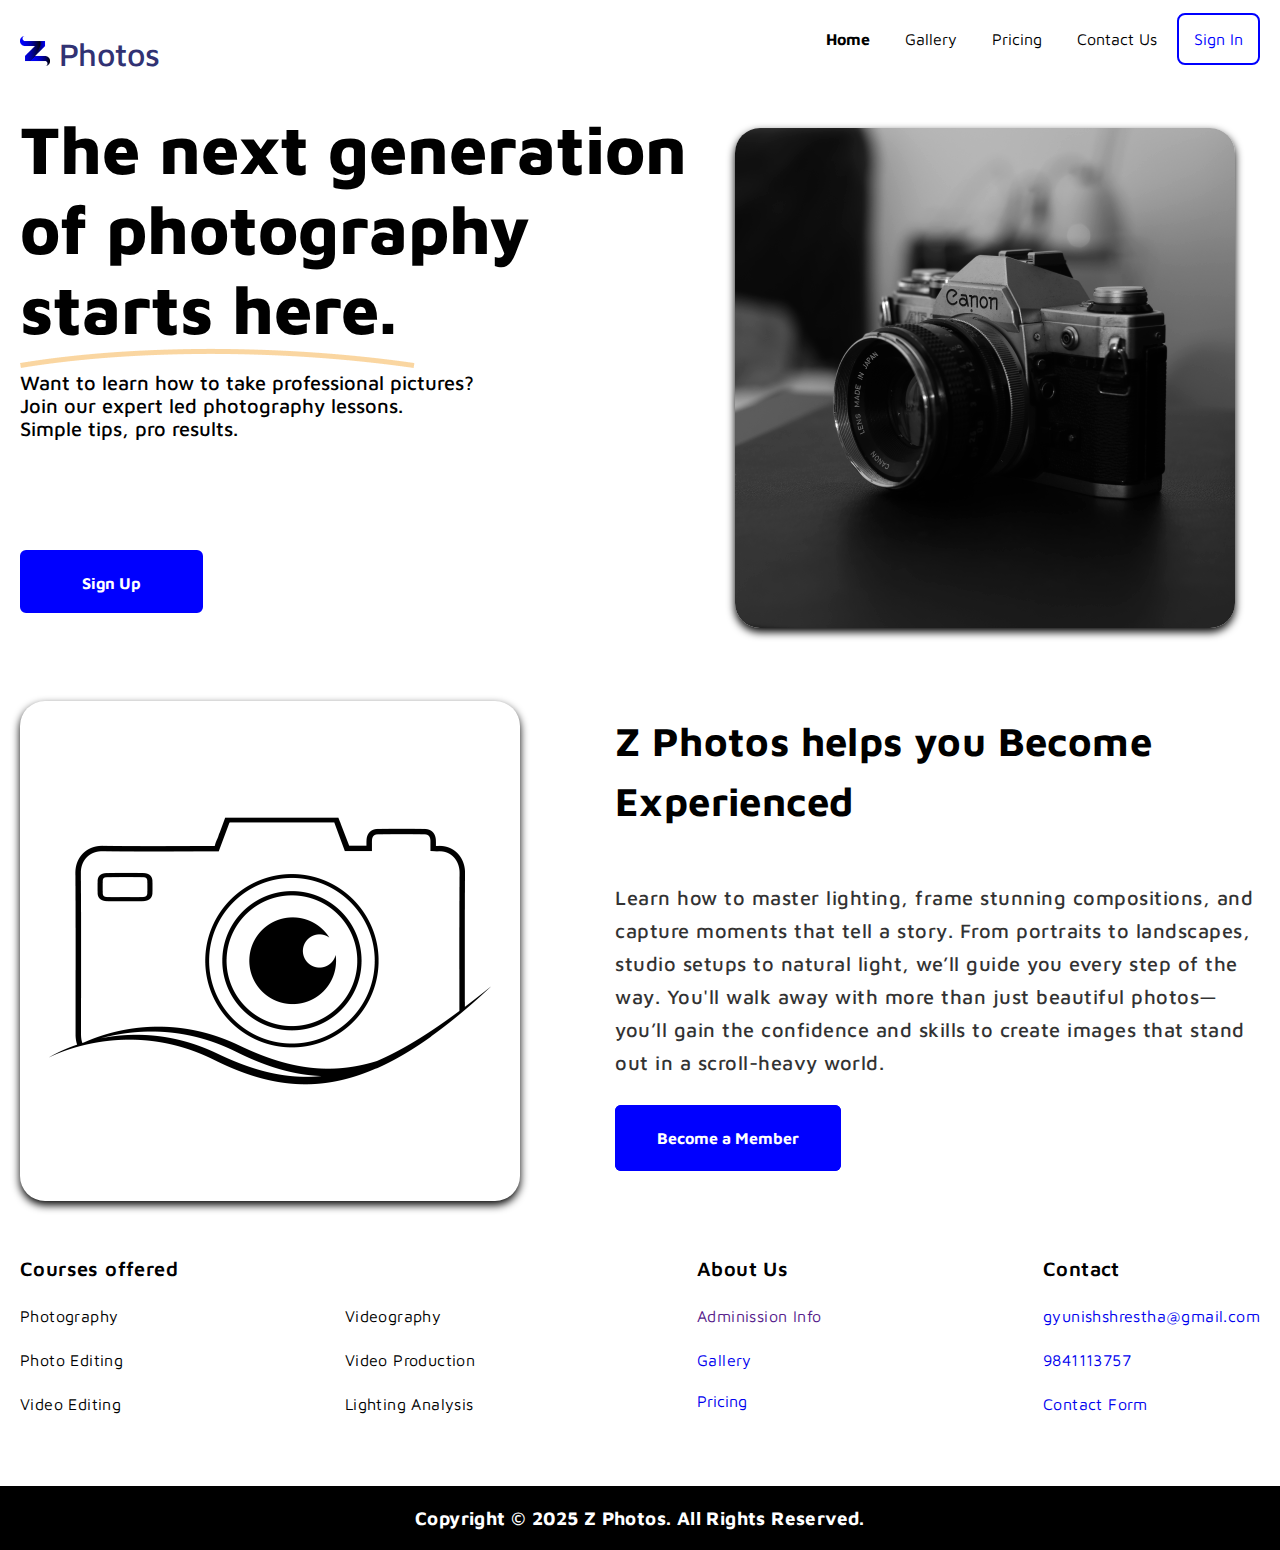
<file: index.html>
<!DOCTYPE html>
<html lang="en">
<head>
    <meta charset="UTF-8">
    <meta name="viewport" content="width=device-width, initial-scale=1.0">
    <title>Home - Z Photos</title>
    <link rel="stylesheet" href="css/style.css">
</head>
<body>
    <header>
        <div class="con">
            <div class="grid g-2">
                <div class="logo">
                    <img src="img/logo.png" height="30px" alt="">  Photos
                </div>
                <nav>
                    <ul>
                        <li class="active"><a href="index.html">Home</a></li>
                        <li><a href="gallery.html">Gallery</a></li>
                        <li><a href="pricing.html">Pricing</a></li>
                        <li><a href="contact.html">Contact Us</a></li>
                        <li><a href="signin.html">Sign In</a></li>
                    </ul>
                </nav>
            </div>
        </div>
    </header>
    <section>
        <div class="con">
            <div class="grid g-2">
                <div class="b-left">
                    <h1>The next generation of photography starts here.</h1>
                    <img src="img/home/curve.png"> 
                    <p>Want to learn how to take professional pictures?<br>Join our expert led photography lessons.<br>Simple tips, pro results.</p>
                    <div class="sign">
                        <a href="signup.html">Sign Up</a>
                    </div>
                </div>
                <div class="img1">
                    <img src="img/home/Image 1.jpg">
                </div>
            </div>
        </div>
    </section>
    <section class="banner">
        <div class="con">
            <div class="grid g-2">
                <div class="img2">
                    <img src="img/home/Image 2.png">
                </div>
                <div class="cont">
                    <h1>Z Photos helps you Become Experienced</h1>
                    <p>Learn how to master lighting, frame stunning compositions, and capture moments that tell a story. From portraits to landscapes, studio setups to natural light, we’ll guide you every step of the way. You'll walk away with more than just beautiful photos—you’ll gain the confidence and skills to create images that stand out in a scroll-heavy world.</p>
                    <a href="signup.html">Become a Member</a>
                </div>
            </div>
        </div>
    </section>
    <footer>
        <div class="con">
            <div class="grid g-4">
                <div class="courses"><h2>Courses offered</h2></div>
                <div><h2>About Us</h2></div>
                <div><h2>Contact</h2></div>
                <div><p>Photography</p></div>
                <div><p>Videography</p></div>
                <div><p><a href="">Adminission Info</a></p></div>
                <div><p><a href="contact.html">gyunishshrestha@gmail.com</a></p></div>
                <div><p>Photo Editing</p></div>
                <div><p>Video Production</p></div>
                <div><p><a href="gallery.html">Gallery</a></p></div>
                <div><p><a href="contact.html">9841113757</a></p></div>
                <div><p>Video Editing</p></div>
                <div><p>Lighting Analysis</p></div>
                <div><a href="pricing.html">Pricing</a></div>
                <div><p><a href="contact.html">Contact Form</a></p></div>
            </div>
        </div>
    </footer>
    <copyright>
            <div class="copy"><h3>Copyright © 2025 Z Photos. All Rights Reserved.</h3></div>
    </copyright>
</body>
</html>
</file>
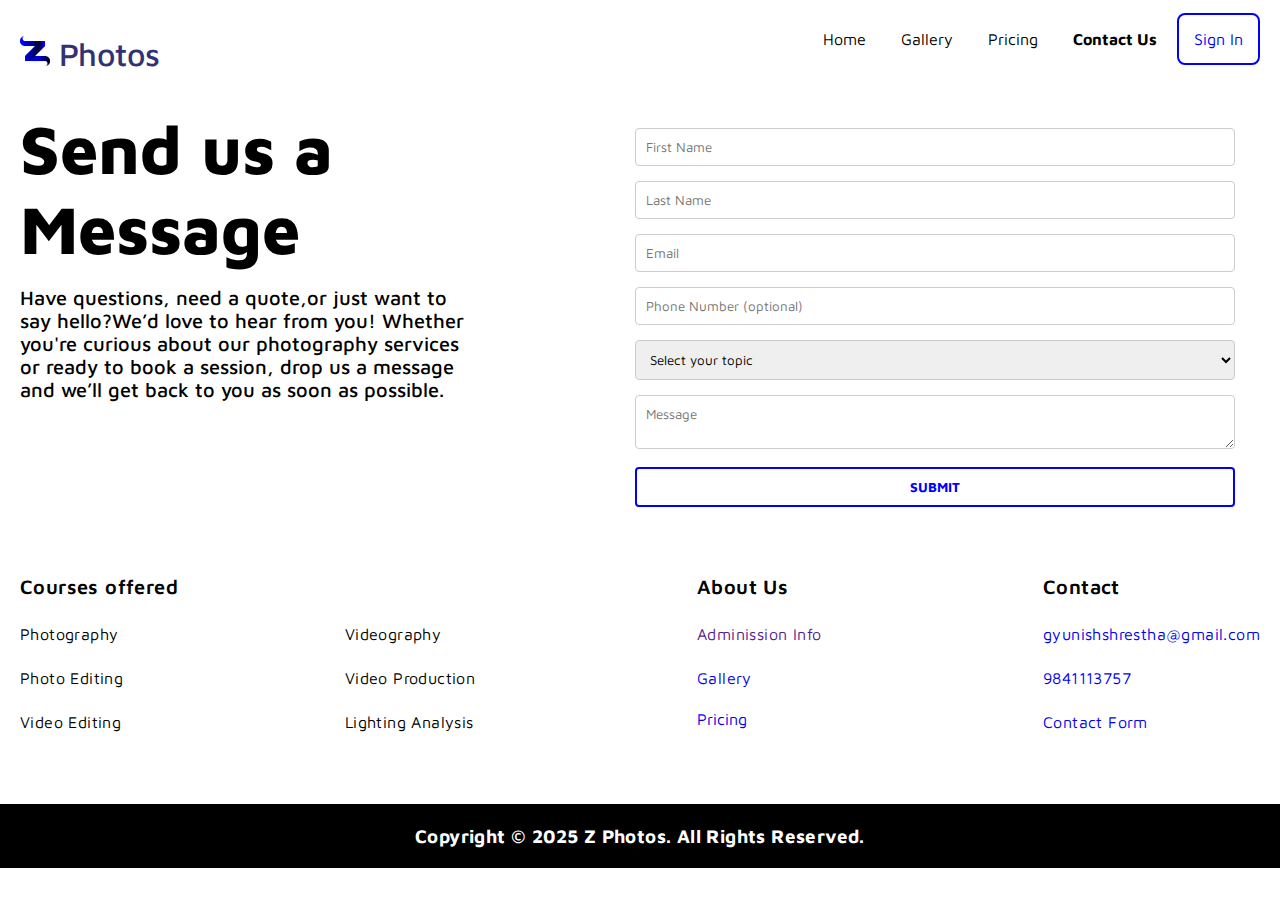
<file: contact.html>
<!DOCTYPE html>
<html lang="en">
<head>
    <meta charset="UTF-8">
    <meta name="viewport" content="width=device-width, initial-scale=1.0">
    <title>Contact Us - Z Photos</title>
    <link rel="stylesheet" href="css/style.css">
    <script src="js/script.js"></script>
</head>
<body>
    <header>
        <div class="con">
            <div class="grid g-2">
                <div class="logo">
                    <img src="img/logo.png" height="30px" alt="">  Photos
                </div>
                <nav>
                    <ul>
                        <li><a href="index.html">Home</a></li>
                        <li><a href="gallery.html">Gallery</a></li>
                        <li><a href="pricing.html">Pricing</a></li>
                        <li class="active"><a href="contact.html">Contact Us</a></li>
                        <li><a href="signin.html">Sign In</a></li>
                    </ul>
                </nav>
            </div>
        </div>
    </header>
    <section>
        <div class="con">
            <div class="grid g-2">
                <div class="b-left">
                    <h1>Send us a<br>Message</h1><br>
                    <p style="width: 500px;">Have questions, need a quote,or just want to say hello?We’d love to hear from you! Whether you're curious about our photography services or ready to book a session, drop us a message and we’ll get back to you as soon as possible.</p>
                </div>
                <div class="form">
                    <form id="contactForm" onsubmit="return validateForm()">
                        <input type="text" id="firstName" name="firstName" placeholder="First Name"/>
                        <input type="text" id="lastName" name="lastName" placeholder="Last Name"/>
                        <input type="email" id="email" name="email" placeholder="Email"/>
                        <input type="tel" id="phone" name="phone" placeholder="Phone Number (optional)" />
                        <select id="topic" name="topic">
                            <option value="">Select your topic</option>
                            <option value="booking">Booking</option>
                            <option value="lesson">Lesson Query</option>
                            <option value="editing">Editing Services</option>
                            <option value="other">Other</option>
                        </select>
                        <textarea id="message" name="message" placeholder="Message"></textarea>
                        <button type="submit">SUBMIT</button>
                      </form>
                </div>
            </div>
        </div>
    </section>
    <footer>
        <div class="con">
            <div class="grid g-4">
                <div class="courses"><h2>Courses offered</h2></div>
                <div><h2>About Us</h2></div>
                <div><h2>Contact</h2></div>
                <div><p>Photography</p></div>
                <div><p>Videography</p></div>
                <div><p><a href="">Adminission Info</a></p></div>
                <div><p><a href="contact.html">gyunishshrestha@gmail.com</a></p></div>
                <div><p>Photo Editing</p></div>
                <div><p>Video Production</p></div>
                <div><p><a href="gallery.html">Gallery</a></p></div>
                <div><p><a href="contact.html">9841113757</a></p></div>
                <div><p>Video Editing</p></div>
                <div><p>Lighting Analysis</p></div>
                <div><a href="pricing.html">Pricing</a></div>
                <div><p><a href="contact.html">Contact Form</a></p></div>
            </div>
        </div>
    </footer>
    <copyright>
            <div class="copy"><h3>Copyright © 2025 Z Photos. All Rights Reserved.</h3></div>
    </copyright>
</body>
</html>
</file>
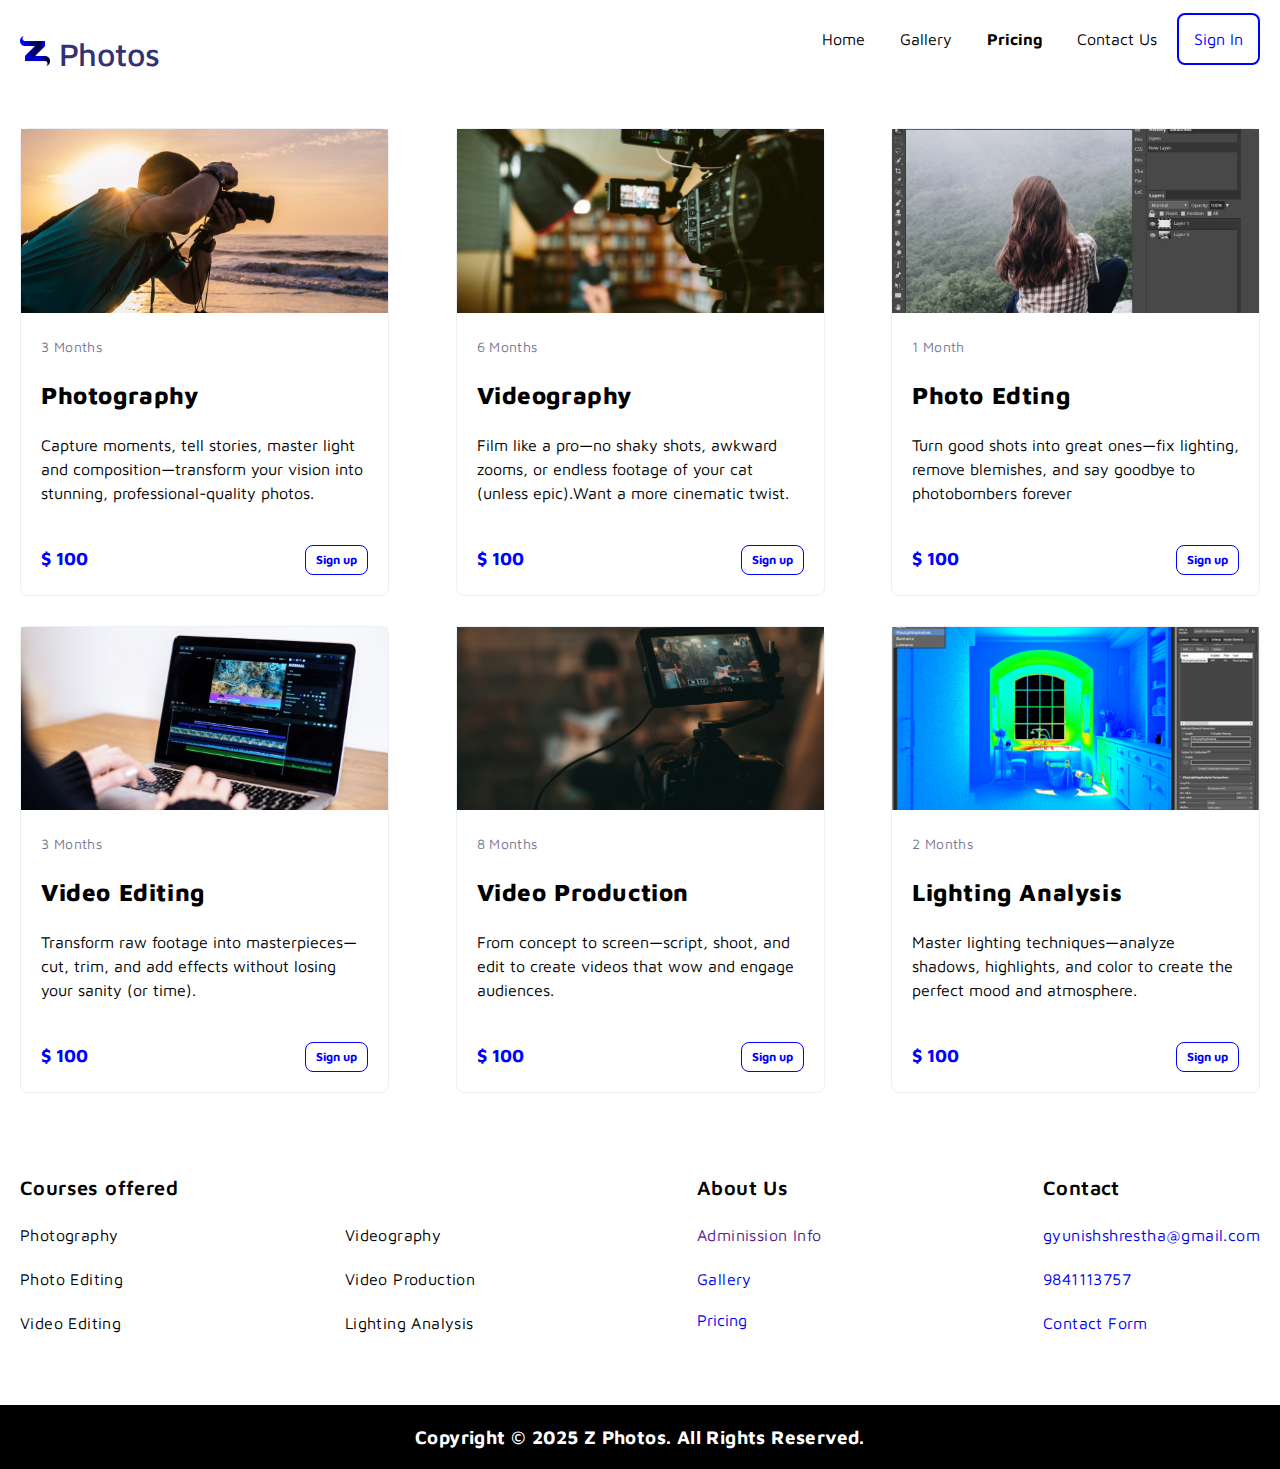
<file: pricing.html>
<!DOCTYPE html>
<html lang="en">
<head>
    <meta charset="UTF-8">
    <meta name="viewport" content="width=device-width, initial-scale=1.0">
    <title>Pricing - Z Photos</title>
    <link rel="stylesheet" href="css/style.css">
</head>
<body>
    <header>
        <div class="con">
            <div class="grid g-2">
                <div class="logo">
                    <img src="img/logo.png" height="30px" alt="">  Photos
                </div>
                <nav>
                    <ul>
                        <li><a href="index.html">Home</a></li>
                        <li><a href="gallery.html">Gallery</a></li>
                        <li class="active"><a href="pricing.html">Pricing</a></li>
                        <li><a href="contact.html">Contact Us</a></li>
                        <li><a href="signin.html">Sign In</a></li>
                    </ul>
                </nav>
            </div>
        </div>
    </header>
    <section>
        <div class="con">
            <div class="grid g-3">
                <div class="box">
                    <img src="img/pricing/pricing (2).jpg" width="100%">
                    <div class="date">3 Months</div>
                    <h2>Photography</h2>
                    <p>Capture moments, tell stories, master light and composition—transform your vision into stunning, professional-quality photos.</p>
                    <div class="grid g-2 price">
                        <div class="pricee">$ 100</div>
                        <div class="signup">Sign up</div>
                    </div>
                </div>
                <div class="box">
                    <img src="img/pricing/pricing (5).jpg" width="100%">
                    <div class="date">6 Months</div>
                    <h2>Videography</h2>
                    <p>Film like a pro—no shaky shots, awkward zooms, or endless footage of your cat (unless epic).Want a more cinematic twist.</p>
                    <div class="grid g-2 price">
                        <div class="pricee">$ 100</div>
                        <div class="signup">Sign up</div>
                    </div>
                </div>
                <div class="box">
                    <img src="img/pricing/pricing (4).jpg" width="100%">
                    <div class="date">1 Month</div>
                    <h2>Photo Edting</h2>
                    <p>Turn good shots into great ones—fix lighting, remove blemishes, and say goodbye to photobombers forever</p>
                    <div class="grid g-2 price">
                        <div class="pricee">$ 100</div>
                        <div class="signup">Sign up</div>
                    </div>
                </div>
                <div class="box">
                    <img src="img/pricing/pricing (3).jpg" width="100%">
                    <div class="date">3 Months</div>
                    <h2>Video Editing</h2>
                    <p>Transform raw footage into masterpieces—cut, trim, and add effects without losing your sanity (or time).</p>
                    <div class="grid g-2 price">
                        <div class="pricee">$ 100</div>
                        <div class="signup">Sign up</div>
                    </div>
                </div>
                <div class="box">
                    <img src="img/pricing/pricing (1).jpg" width="100%">
                    <div class="date">8 Months</div>
                    <h2>Video Production</h2>
                    <p>From concept to screen—script, shoot, and edit to create videos that wow and engage audiences.</p>
                    <div class="grid g-2 price">
                        <div class="pricee">$ 100</div>
                        <div class="signup">Sign up</div>
                    </div>
                </div>
                <div class="box">
                    <img src="img/pricing/pricing (6).jpg" width="100%">
                    <div class="date">2 Months</div>
                    <h2>Lighting Analysis</h2>
                    <p>Master lighting techniques—analyze shadows, highlights, and color to create the perfect mood and atmosphere.</p>
                    <div class="grid g-2 price">
                        <div class="pricee">$ 100</div>
                        <div class="signup">Sign up</div>
                    </div>
                </div>
        </div>
    </section>
    <footer>
        <div class="con">
            <div class="grid g-4">
                <div class="courses"><h2>Courses offered</h2></div>
                <div><h2>About Us</h2></div>
                <div><h2>Contact</h2></div>
                <div><p>Photography</p></div>
                <div><p>Videography</p></div>
                <div><p><a href="">Adminission Info</a></p></div>
                <div><p><a href="contact.html">gyunishshrestha@gmail.com</a></p></div>
                <div><p>Photo Editing</p></div>
                <div><p>Video Production</p></div>
                <div><p><a href="gallery.html">Gallery</a></p></div>
                <div><p><a href="contact.html">9841113757</a></p></div>
                <div><p>Video Editing</p></div>
                <div><p>Lighting Analysis</p></div>
                <div><a href="pricing.html">Pricing</a></div>
                <div><p><a href="contact.html">Contact Form</a></p></div>
            </div>
        </div>
    </footer>
    <copyright>
            <div class="copy"><h3>Copyright © 2025 Z Photos. All Rights Reserved.</h3></div>
    </copyright>
</body>
</html>
</file>
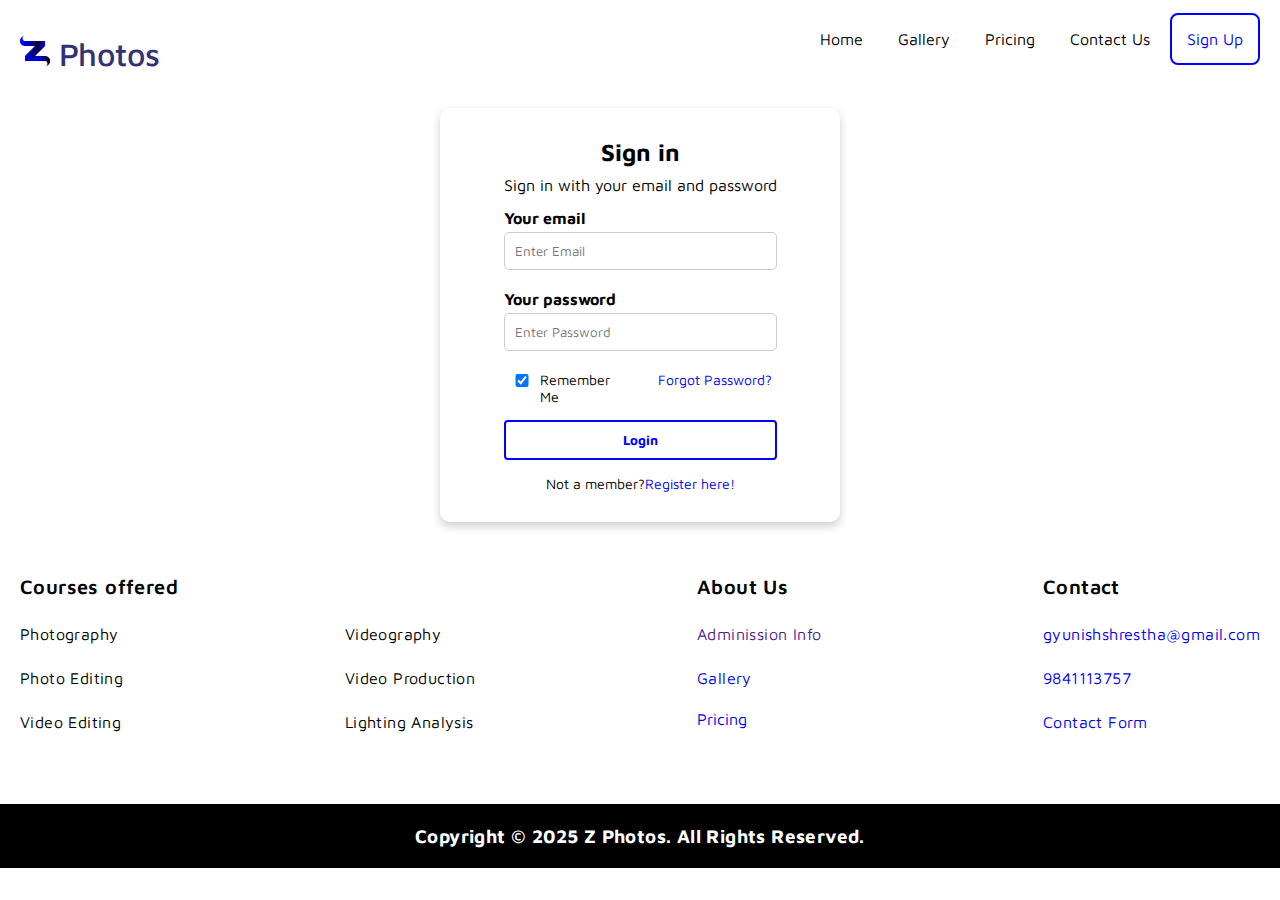
<file: signin.html>
<!DOCTYPE html>
<html lang="en">
<head>
    <meta charset="UTF-8">
    <meta name="viewport" content="width=device-width, initial-scale=1.0">
    <title>Sign in - Z Photos</title>
    <link rel="stylesheet" href="css/style.css">
</head>
<body>
    <header>
        <div class="con">
            <div class="grid g-2">
                <div class="logo">
                    <img src="img/logo.png" height="30px" alt="">  Photos
                </div>
                <nav>
                    <ul>
                        <li><a href="index.html">Home</a></li>
                        <li><a href="gallery.html">Gallery</a></li>
                        <li><a href="pricing.html">Pricing</a></li>
                        <li><a href="contact.html">Contact Us</a></li>
                        <li><a href="signup.html">Sign Up</a></li>
                    </ul>
                </nav>
            </div>
        </div>
    </header>
    <section class="login-box">
        <div class="con">
            <div class="center">
                <h2 class="center">Sign in</h2>
                <p class="center">Sign in with your email and password</p>
                <form action="#" method="post">
                    <label for="email">Your email</label>
                    <input type="email" id="email" name="email" placeholder="Enter Email" required />
                    <label for="password">Your password</label>
                    <input type="password" id="password" name="password" placeholder="Enter Password" required />
                    <div class="options">  
                        <label>
                            <input type="checkbox" name="remember" checked />Remember Me
                        </label>
                        <a href="contact.html">Forgot Password?</a>
                    </div>
                    <button type="submit">Login</button>
                </form>
                <div class="register">Not a member?<a href="signup.html">Register here!</a></div>
              </div>
        </div>
    </section>
    <footer>
        <div class="con">
            <div class="grid g-4">
                <div class="courses"><h2>Courses offered</h2></div>
                <div><h2>About Us</h2></div>
                <div><h2>Contact</h2></div>
                <div><p>Photography</p></div>
                <div><p>Videography</p></div>
                <div><p><a href="">Adminission Info</a></p></div>
                <div><p><a href="contact.html">gyunishshrestha@gmail.com</a></p></div>
                <div><p>Photo Editing</p></div>
                <div><p>Video Production</p></div>
                <div><p><a href="gallery.html">Gallery</a></p></div>
                <div><p><a href="contact.html">9841113757</a></p></div>
                <div><p>Video Editing</p></div>
                <div><p>Lighting Analysis</p></div>
                <div><a href="pricing.html">Pricing</a></div>
                <div><p><a href="contact.html">Contact Form</a></p></div>
            </div>
        </div>
    </footer>
    <copyright>
            <div class="copy"><h3>Copyright © 2025 Z Photos. All Rights Reserved.</h3></div>
    </copyright>
</body>
</html>
</file>
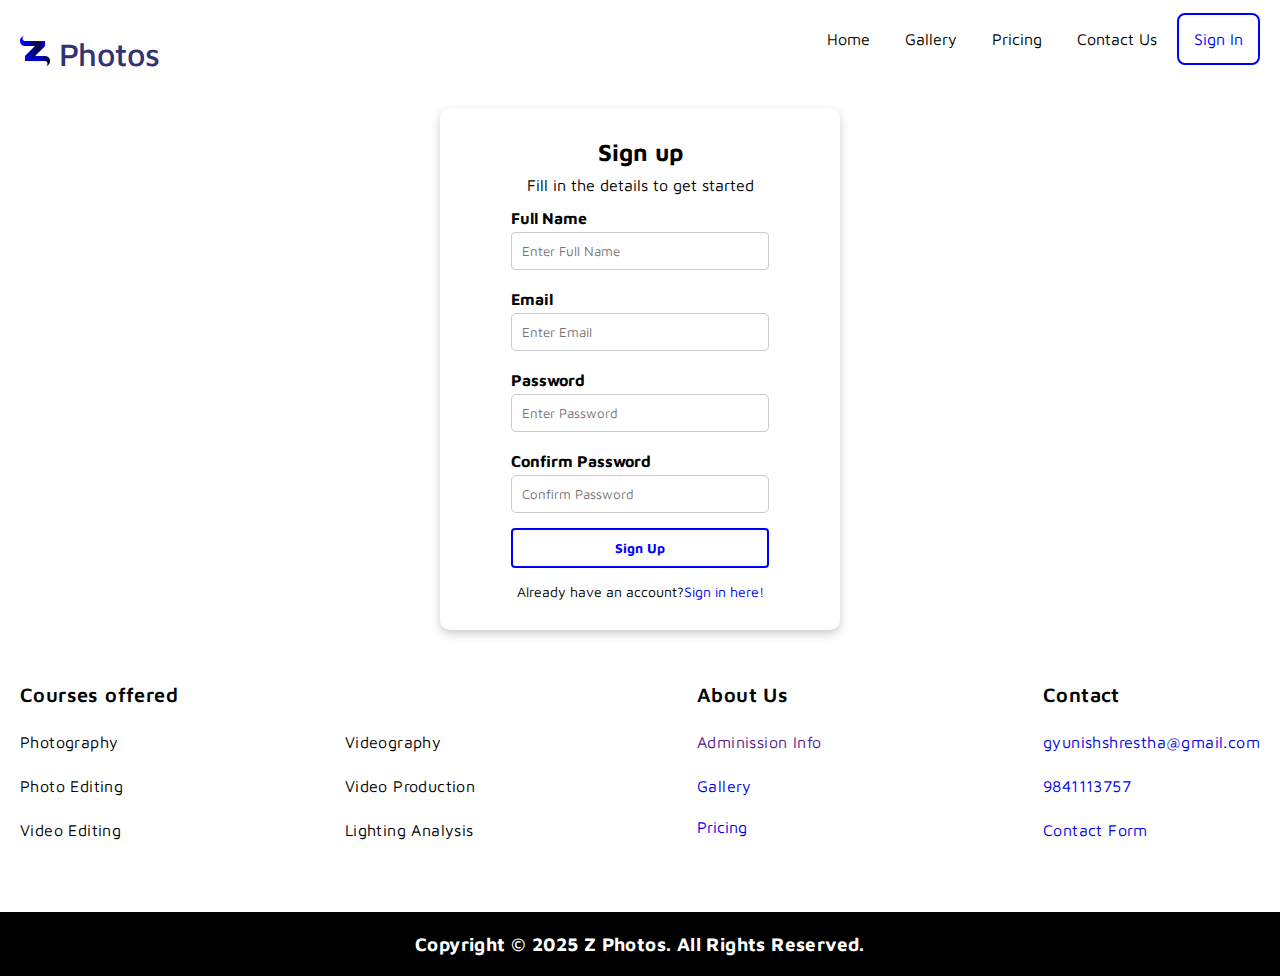
<file: signup.html>
<!DOCTYPE html>
<html lang="en">
<head>
    <meta charset="UTF-8">
    <meta name="viewport" content="width=device-width, initial-scale=1.0">
    <title>Sign up - Z Photos</title>
    <link rel="stylesheet" href="css/style.css">
</head>
<body>
    <header>
        <div class="con">
            <div class="grid g-2">
                <div class="logo">
                    <img src="img/logo.png" height="30px" alt="">  Photos
                </div>
                <nav>
                    <ul>
                        <li><a href="index.html">Home</a></li>
                        <li><a href="gallery.html">Gallery</a></li>
                        <li><a href="pricing.html">Pricing</a></li>
                        <li><a href="contact.html">Contact Us</a></li>
                        <li><a href="signin.html">Sign In</a></li>
                    </ul>
                </nav>
            </div>
        </div>
    </header>
    <section class="login-box">
        <div class="con">
            <div class="center">
                <h2 class="center">Sign up</h2>
                <p class="center">Fill in the details to get started</p>
                <form action="#" method="post">
                    <label for="fullname">Full Name</label>
                    <input type="text" id="fullname" name="fullname" placeholder="Enter Full Name" required />
                    <label for="email">Email</label>
                    <input type="email" id="email" name="email" placeholder="Enter Email" required />
                    <label for="password">Password</label>
                    <input type="password" id="password" name="password" placeholder="Enter Password" required />
                    <label for="confirm-password">Confirm Password</label>
                    <input type="password" id="confirm-password" name="confirm-password" placeholder="Confirm Password" required />
                    <button type="submit">Sign Up</button>
                </form>
                <div class="register">Already have an account?<a href="signin.html">Sign in here!</a></div>
              </div>
        </div>
    </section>
    <footer>
        <div class="con">
            <div class="grid g-4">
                <div class="courses"><h2>Courses offered</h2></div>
                <div><h2>About Us</h2></div>
                <div><h2>Contact</h2></div>
                <div><p>Photography</p></div>
                <div><p>Videography</p></div>
                <div><p><a href="">Adminission Info</a></p></div>
                <div><p><a href="contact.html">gyunishshrestha@gmail.com</a></p></div>
                <div><p>Photo Editing</p></div>
                <div><p>Video Production</p></div>
                <div><p><a href="gallery.html">Gallery</a></p></div>
                <div><p><a href="contact.html">9841113757</a></p></div>
                <div><p>Video Editing</p></div>
                <div><p>Lighting Analysis</p></div>
                <div><a href="pricing.html">Pricing</a></div>
                <div><p><a href="contact.html">Contact Form</a></p></div>
            </div>
        </div>
    </footer>
    <copyright>
            <div class="copy"><h3>Copyright © 2025 Z Photos. All Rights Reserved.</h3></div>
    </copyright>
</body>
</html>
</file>
<file: css/style.css>
@import url('https://fonts.googleapis.com/css2?family=Maven+Pro:wght@400;500;600;700;800;900&display=swap');
*
{
    margin: 0;
    padding: 0;
    box-sizing: border-box;
}
:root
{
    --bla:#000000;
    --blu:#0000FF;
    --whi:#fff;
}
body
{
    font-family: 'Maven Pro', sans-serif;
}
.con
{
    max-width: 1240px;
    margin: auto;
}
.grid
{
    display: grid;
    justify-content: space-between;
}
.g-2
{
    grid-template-columns: auto auto;
}
.logo
{
    font-family: 'Maven Pro';
    font-style: normal;
    font-weight: 500;
    font-size: 32px;
    line-height: 150%;
    letter-spacing: -0.5px;
    color: #313273;
}
ul
{
    list-style: none;
}
a
{
    text-decoration: none;
}
nav ul li
{
    display: inline;
}
nav ul li a
{
    font-weight: 400;
    font-size: 16px;
    color: var(--bla);
    padding: 15px;
}
header
{
    padding: 30px 0;
}
.active a
{
    font-weight: bold;
}
nav li:last-child a
{
    border: 2px solid var(--blu);
    color: var(--blu);
    border-radius: 8px;
}
nav li:last-child a:hover
{
    border: 2px solid var(--blu);
    background-color: var(--blu);
    color: var(--whi);
    border-radius: 8px;
}
.banner
{
    margin-top: 50px;
}
.b-left h1
{
    font-weight: 800;
    font-size: 68px;
    color: var(--bla);
}
.b-left p
{
    font-weight: 500;
    font-size: 20px;
    padding-right: 40px;
}
.sign
{
    padding-top: 100px;
    display: grid;
    grid-template-columns: auto auto;

}
.sign a
{
    border: 2px solid var(--blu);
    padding: 22px 40px;
    gap: 10px;
    width: 183px;
    height: 63px;
    background: var(--blu);
    border-radius: 6px;
    margin-right: 70px;
    font-weight: bold;
    color: var(--whi);
    text-align: center;
}
.img1
{
    padding-left: 25px;
    padding-right: 25px;
    margin-top: 20px;
}
.img1 img
{
    border-radius: 25px;
    width: 500px;
    box-shadow: 0 4px 8px black;
}
.cont
{
    padding-left: 70px;
}
.cont h1
{
    margin-top: 30px;
    font-family: 'Maven Pro';
    font-style: normal;
    font-weight: 700;
    font-size: 40px;
    line-height: 150%;
    letter-spacing: 0.4px;
    color: var(--bla);
}
.cont p
{
    font-family: 'Maven Pro';
    font-style: normal;
    font-weight: 500;
    font-size: 20px;
    line-height: 165%;
    letter-spacing: 0.5px;
    color: var(--bla);
    opacity: 0.8;
    padding-top: 50px;
    padding-bottom: 50px;
}
.cont a
{
    border: 2px solid var(--blu);
    padding: 22px 40px;
    gap: 10px;
    width: 183px;
    height: 63px;
    background: var(--blu);
    border-radius: 6px;
    margin-right: 70px;
    font-weight: bold;
    color: var(--whi);
    text-align: center;
}
.img2
{
    padding-right: 25px;
    margin-top: 20px;
}
.img2 img
{
    border-radius: 25px;
    width: 500px;
    box-shadow: 0 4px 8px black;
}
.g-4
{
    grid-template-columns: auto auto auto auto;
    grid-template-rows: auto auto auto auto auto;
    margin-top: 50px;
    margin-bottom: 50px;
}
.courses
{
    grid-column-start:1 ;
    grid-column-end: 3;
}
.g-4 h2
{
    font-family: 'Maven Pro';
    font-style: normal;
    font-weight: 600;
    font-size: 20px;
    line-height: 150%;
    letter-spacing: 0.4px;
    color: var(--bla);
    margin-bottom: 20px;
}
.g-4 p
{
    font-family: 'Maven Pro';
    font-style: normal;
    font-weight: 400;
    font-size: 16px;
    line-height: 150%;
    letter-spacing: 0.4px;
    color: var(--bla);
    margin-bottom: 10px;
}
.copy
{
    background: black;
    height: 64px;
    text-align: center;
    color: var(--whi);
    padding: 20px;
    font-family: 'Maven Pro';
    font-style: normal;
    font-weight: 600;
    font-size: 16px;
    line-height: 150%;
    letter-spacing: 0.4px;
}
.gallery-row
{
    display: -ms-flexbox;
    display: flex;
    -ms-flex-wrap: wrap;
    flex-wrap: wrap;
    padding: 0 4px;
}
.gallery-column
{
    -ms-flex: 25%;
    flex: 25%;
    padding: 0 4px;
}
.gallery-column img
{
    margin-top: 8px;
    vertical-align: middle;
    width: 100%;
}
.g-3
{
    grid-template-columns: auto auto auto;
    grid-template-rows: auto auto;
    margin-top: 20px;
}
.box
{
    border: 1px solid #ECEFF4;
    border-radius: 8px;
    width: 369px;
    margin-bottom: 30px;
}
.date
{

    font-family: 'Maven Pro';
    font-style: normal;
    font-weight: 400;
    font-size: 14px;
    line-height: 150%;
    letter-spacing: 0.4px;
    color: #777795;
    padding: 20px;
}
.box h2
{

    font-family: 'Maven Pro';
    font-style: normal;
    font-weight: 800;
    font-size: 24px;
    line-height: 150%;
    letter-spacing: 0.6px;
    color: var(--bla);
    padding-left: 20px;
}
.box p
{

    font-family: 'Maven Pro';
    font-style: normal;
    font-weight: 400;
    font-size: 16px;
    line-height: 150%;
    padding: 20px;
}
.price
{
    padding: 20px;
}
.pricee
{
    font-family: 'Maven Pro';
    font-style: normal;
    font-weight: 700;
    font-size: 18px;
    line-height: 150%;
    color: var(--blu)
}
.signup
{
    font-family: 'Maven Pro';
    font-style: normal;
    font-weight: 700;
    font-size: 12px;
    line-height: 150%;
    text-align: center;
    color: var(--blu);
    background: var(--whi);
    border: 1px solid var(--blu);
    border-radius: 8px;    
    padding: 5px 10px;
}
.form
{
    padding-left: 25px;
    padding-right: 25px;
    margin-top: 20px;
}
form 
{
    max-width: 600px;
    margin: 0 auto;
}
input, select, textarea
{
    width: 100%;
    padding: 10px;
    margin-bottom: 15px;
    border: 1px solid #ccc;
    border-radius: 4px;
    font-family: 'Maven Pro';
    font-style: normal;
}
button 
{
    background-color: var(--whi);
    color: var(--blu);
    font-weight: bold;
    cursor: pointer;
    width: 100%;
    padding: 10px;
    margin-bottom: 15px;
    border: 2px solid var(--blu);
    border-radius: 4px;
    font-family: 'Maven Pro';
    font-style: normal;
}
  button:hover 
{
    background-color: var(--blu);
    color: var(--whi);
}
.login-box 
{
    background-color: white;
    padding: 30px;
    border-radius: 10px;
    width: 100%;
    max-width: 400px;
    box-shadow: 0 4px 10px rgba(0, 0, 0, 0.2);
    place-self: center;
}
.center
{
    place-self: center;
}
.center h2,p
{
    padding-bottom: 10px;
}
.center label
{
    display: block;
    margin: 5px 0 5px;
    font-weight: bold;
}
.center input[type="email"],input[type="password"]
{
    width: 100%;
      padding: 10px;
      border: 1px solid #ccc;
      border-radius: 5px;
}
.options
{
    display: flex;
    justify-content:space-between;
    padding-bottom: 10px;
}
.options label 
{
    font-weight: normal;
    align-items: center;
    font-size: 14px;
    display: flex;
}
.options a 
{
    font-size: 14px;
    text-decoration: none;
    padding: 5px;
}
.options a:hover 
{
    text-decoration: underline;
}
.register 
{
    text-align: center;
    font-size: 14px;
}
.register a:hover 
{
    text-decoration: underline;
}
</file>
